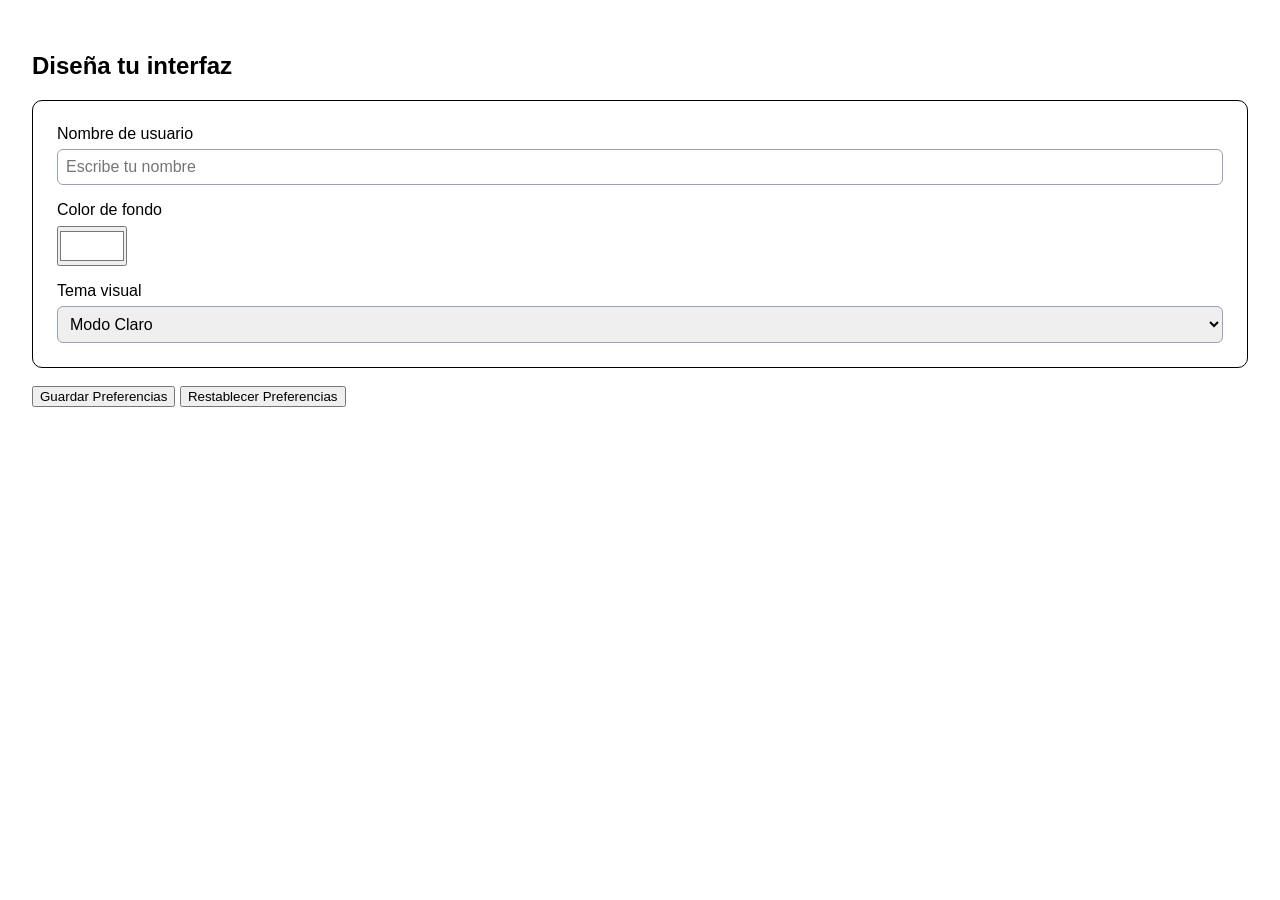
<file: index.html>
<!doctype html>
<html lang="es">
  <head>
    <meta charset="UTF-8" />
    <meta name="viewport" content="width=device-width, initial-scale=1.0" />
    <title>El Guardián de la Interfaz</title>
    <link rel="stylesheet" href="style.css">
  </head>
  <body>
    <div id="container">
      <div id="contenedor-bienvenida">
        <h2 id="h2-bienvenida">Diseña tu interfaz</h2>
        <form id="formulario" class="formulario">
        <div class="campo">
          <label for="nombre-usuario">Nombre de usuario</label>
          <input type="text" id="nombre-usuario" placeholder="Escribe tu nombre">
        </div>
  
        <div class="campo">
          <label for="color-fondo">Color de fondo</label>
          <input type="color" id="color-fondo" value="#ffffff">
        </div>
  
        <div class="campo">
          <label for="tema">Tema visual</label>
          <select id="tema">
            <option value="claro">Modo Claro</option>
            <option value="oscuro">Modo Oscuro</option>
          </select>
        </div>
      </div>
        </form>
    </div>
      <br>
      <button id="btn-guardar-preferencias" type="button">Guardar Preferencias</button>
      <button id="btn-restablecer-preferencias" type="button">Restablecer Preferencias</button>
    </div>

    <script src="script.js"></script>

  </body>
</html>
</file>
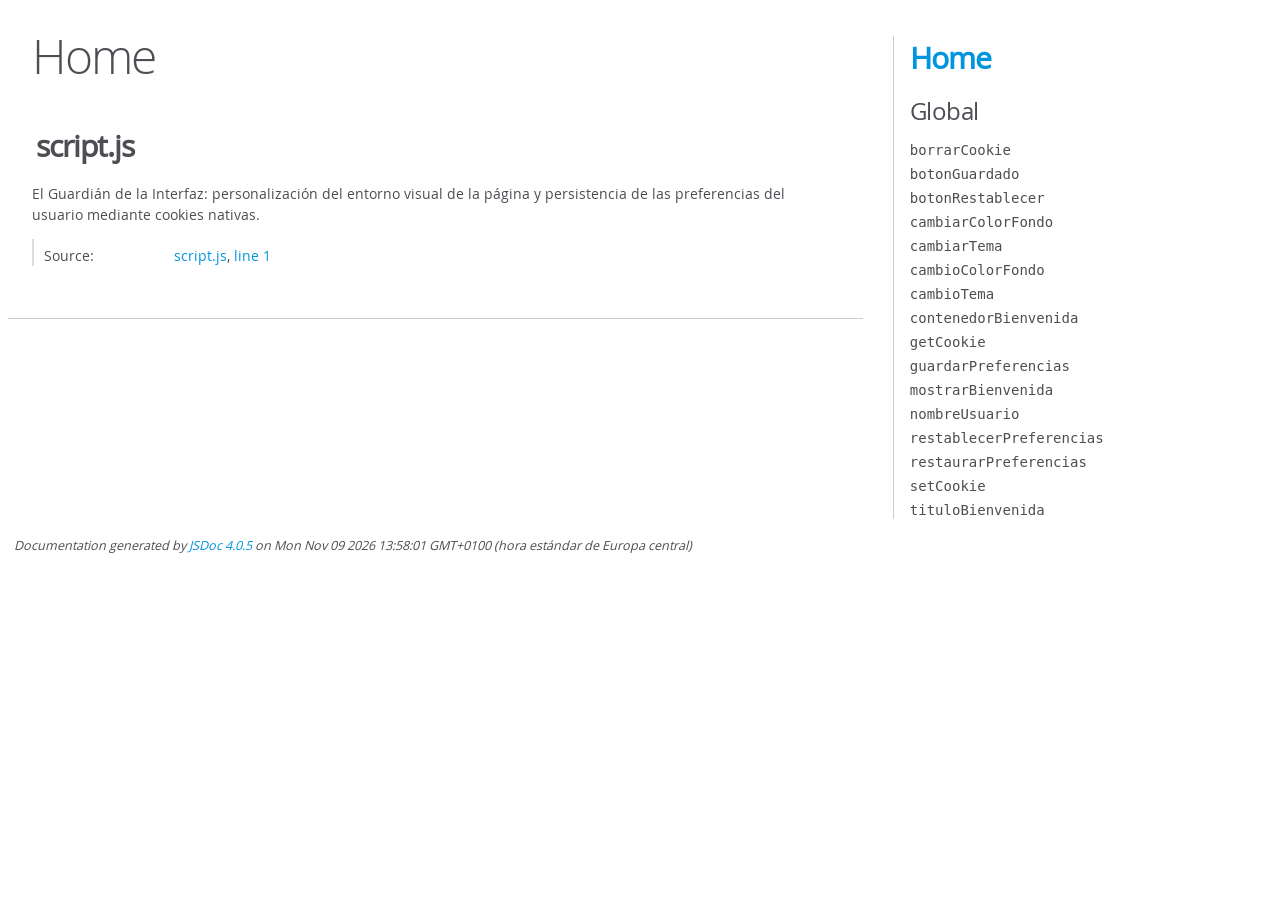
<file: docs/index.html>
<!DOCTYPE html>
<html lang="en">
<head>
    <meta charset="utf-8">
    <title>JSDoc: Home</title>

    <script src="scripts/prettify/prettify.js"> </script>
    <script src="scripts/prettify/lang-css.js"> </script>
    <!--[if lt IE 9]>
      <script src="//html5shiv.googlecode.com/svn/trunk/html5.js"></script>
    <![endif]-->
    <link type="text/css" rel="stylesheet" href="styles/prettify-tomorrow.css">
    <link type="text/css" rel="stylesheet" href="styles/jsdoc-default.css">
</head>

<body>

<div id="main">

    <h1 class="page-title">Home</h1>

    



    


    <h3> </h3>










    












<section>

<header>
    
        <h2>script.js</h2>
        
    
</header>

<article>
    <div class="container-overview">
    
        
            <div class="description">El Guardián de la Interfaz: personalización del entorno visual de la páginay persistencia de las preferencias del usuario mediante cookies nativas.</div>
        

        


<dl class="details">

    

    

    

    

    

    

    

    

    

    

    

    

    
    <dt class="tag-source">Source:</dt>
    <dd class="tag-source"><ul class="dummy"><li>
        <a href="script.js.html">script.js</a>, <a href="script.js.html#line1">line 1</a>
    </li></ul></dd>
    

    

    

    
</dl>


        
    
    </div>

    

    

    

    

    

    

    

    

    

    
</article>

</section>




</div>

<nav>
    <h2><a href="index.html">Home</a></h2><h3>Global</h3><ul><li><a href="global.html#borrarCookie">borrarCookie</a></li><li><a href="global.html#botonGuardado">botonGuardado</a></li><li><a href="global.html#botonRestablecer">botonRestablecer</a></li><li><a href="global.html#cambiarColorFondo">cambiarColorFondo</a></li><li><a href="global.html#cambiarTema">cambiarTema</a></li><li><a href="global.html#cambioColorFondo">cambioColorFondo</a></li><li><a href="global.html#cambioTema">cambioTema</a></li><li><a href="global.html#contenedorBienvenida">contenedorBienvenida</a></li><li><a href="global.html#getCookie">getCookie</a></li><li><a href="global.html#guardarPreferencias">guardarPreferencias</a></li><li><a href="global.html#mostrarBienvenida">mostrarBienvenida</a></li><li><a href="global.html#nombreUsuario">nombreUsuario</a></li><li><a href="global.html#restablecerPreferencias">restablecerPreferencias</a></li><li><a href="global.html#restaurarPreferencias">restaurarPreferencias</a></li><li><a href="global.html#setCookie">setCookie</a></li><li><a href="global.html#tituloBienvenida">tituloBienvenida</a></li></ul>
</nav>

<br class="clear">

<footer>
    Documentation generated by <a href="https://github.com/jsdoc/jsdoc">JSDoc 4.0.5</a> on Mon Nov 09 2026 13:58:01 GMT+0100 (hora estándar de Europa central)
</footer>

<script> prettyPrint(); </script>
<script src="scripts/linenumber.js"> </script>
</body>
</html>
</file>
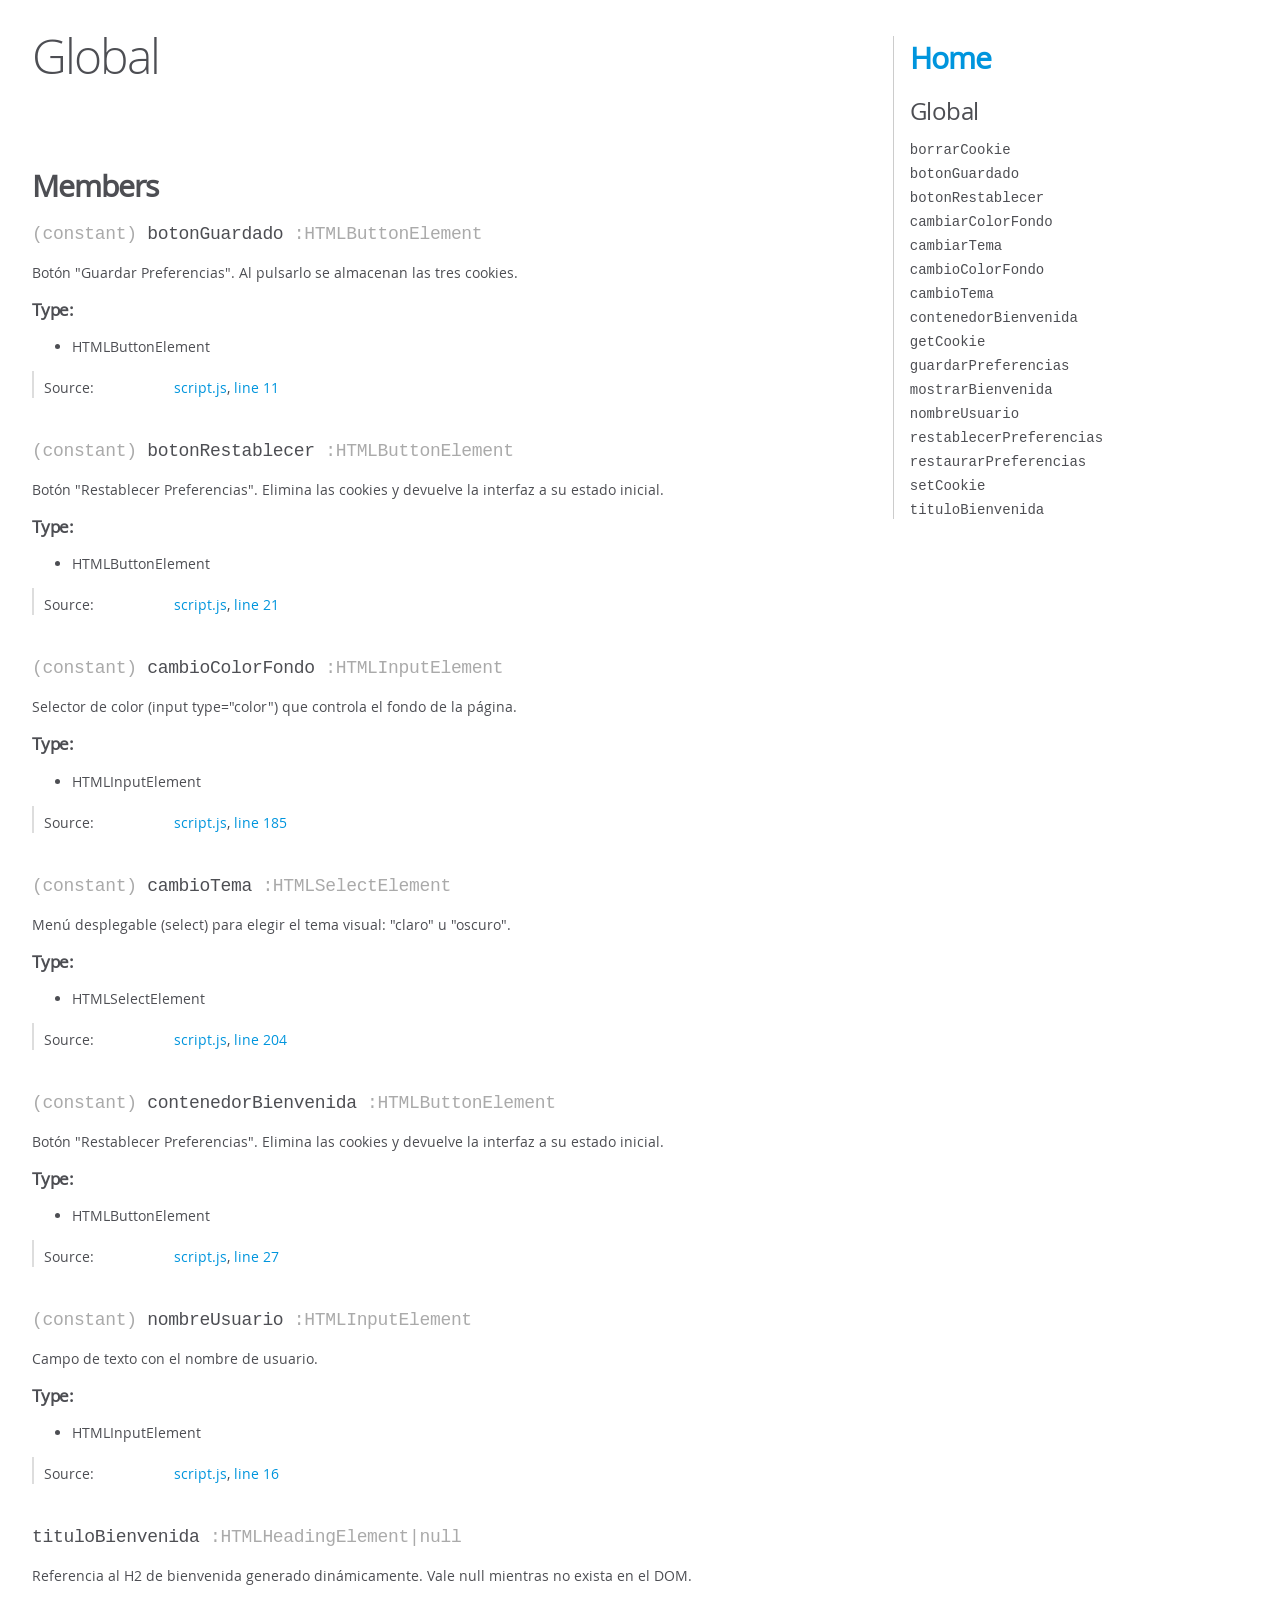
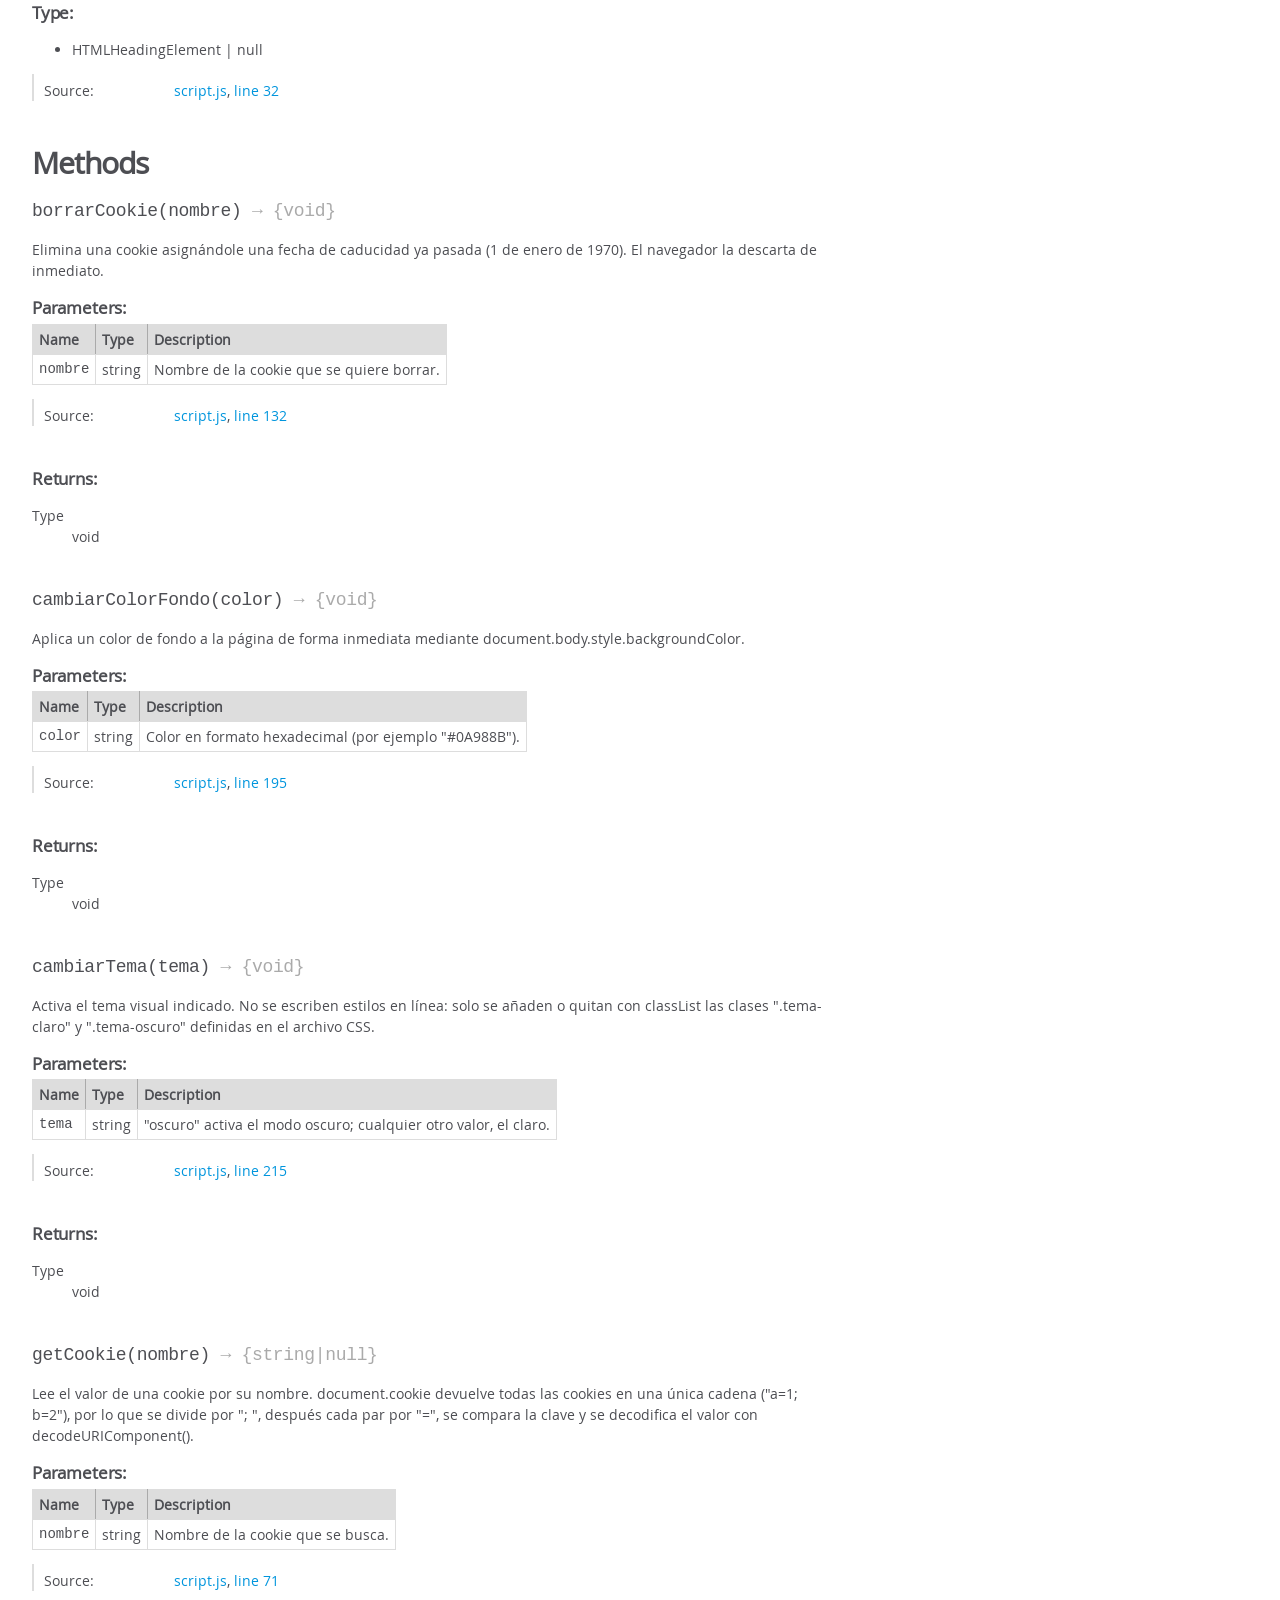
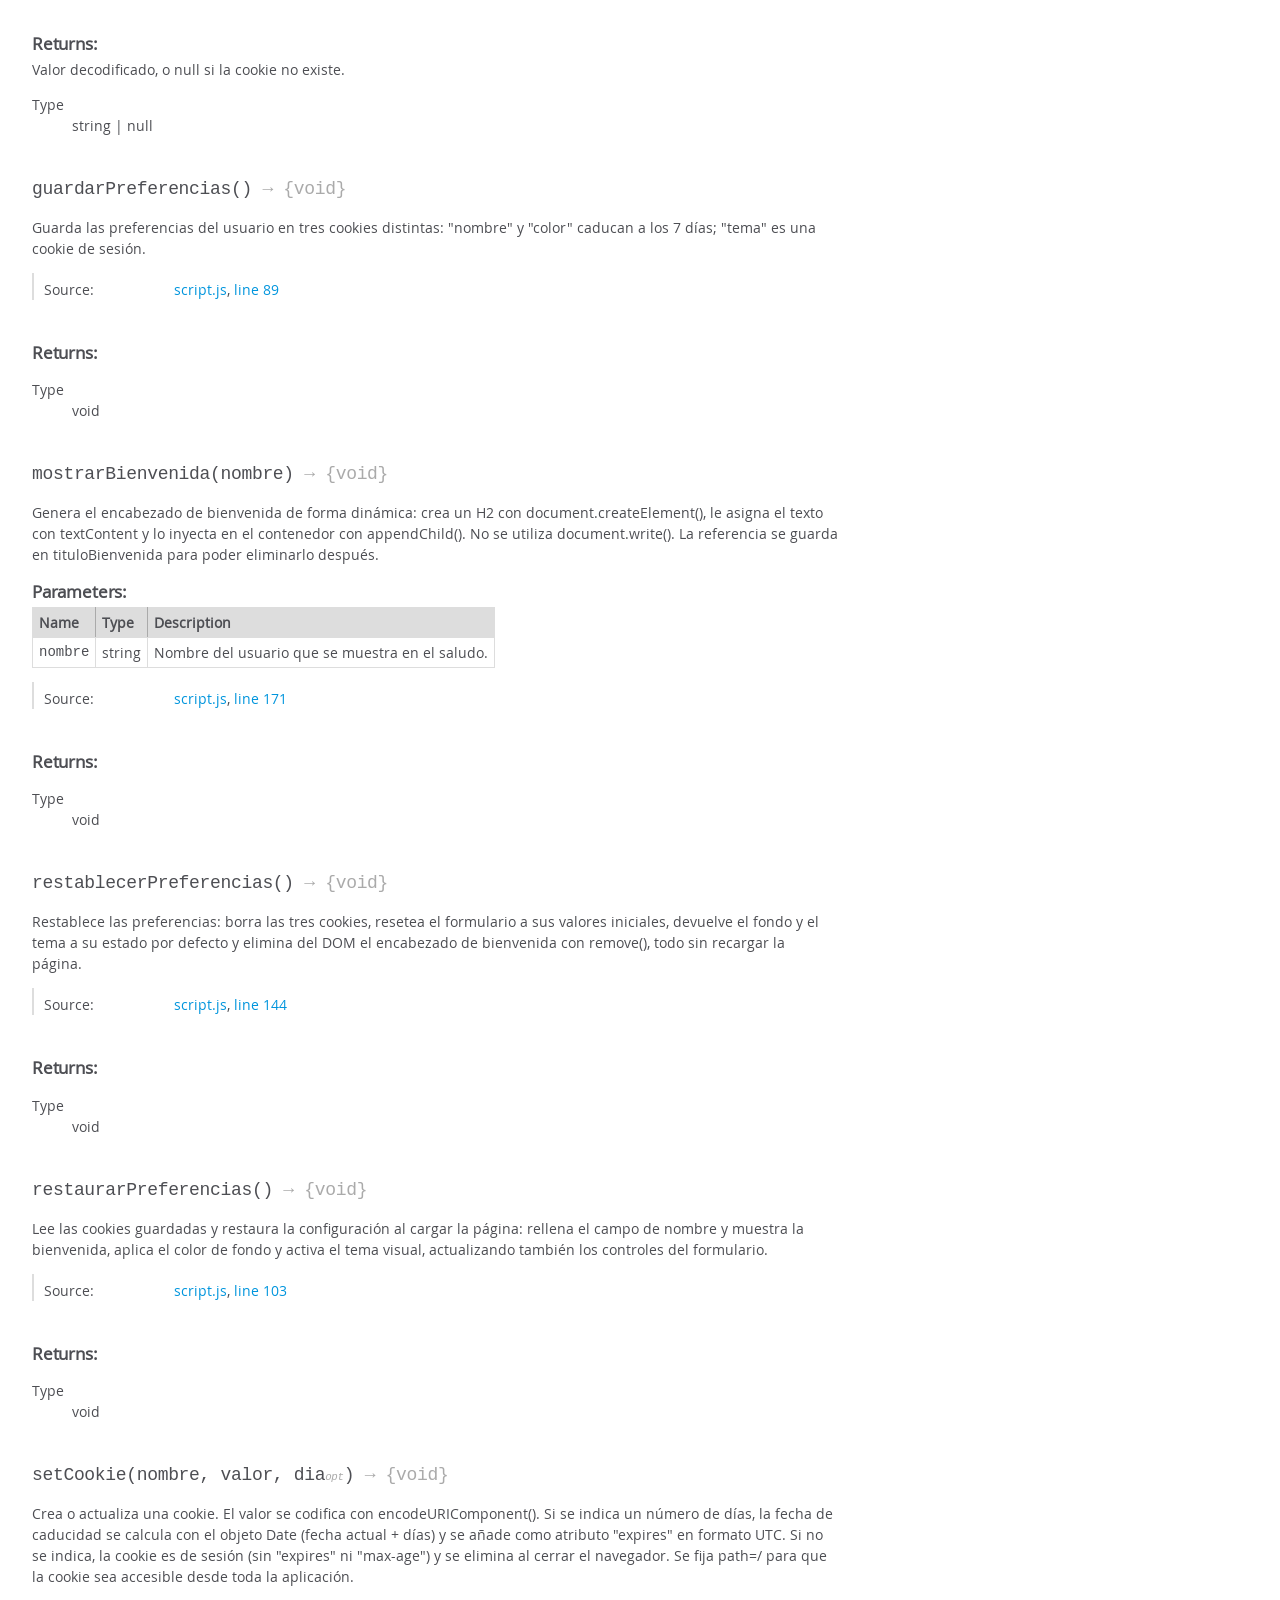
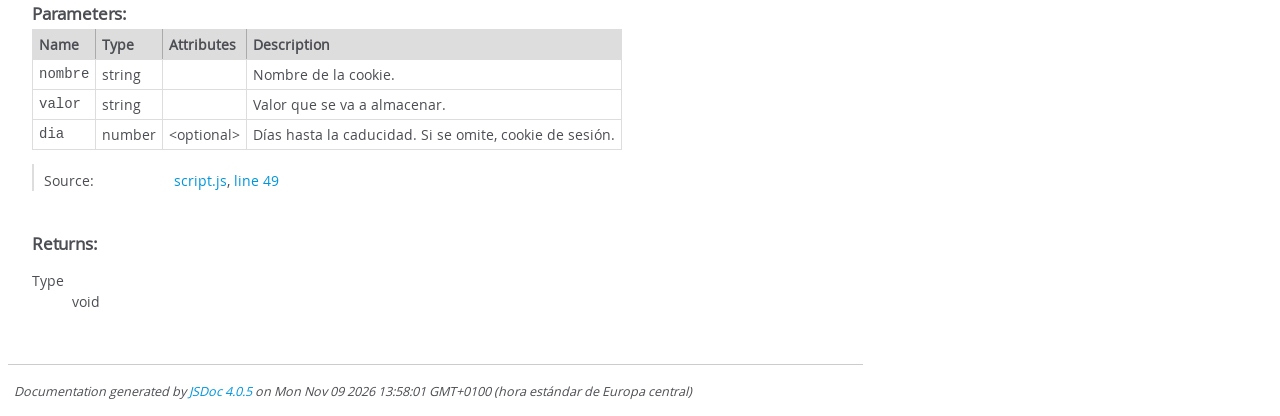
<file: docs/global.html>
<!DOCTYPE html>
<html lang="en">
<head>
    <meta charset="utf-8">
    <title>JSDoc: Global</title>

    <script src="scripts/prettify/prettify.js"> </script>
    <script src="scripts/prettify/lang-css.js"> </script>
    <!--[if lt IE 9]>
      <script src="//html5shiv.googlecode.com/svn/trunk/html5.js"></script>
    <![endif]-->
    <link type="text/css" rel="stylesheet" href="styles/prettify-tomorrow.css">
    <link type="text/css" rel="stylesheet" href="styles/jsdoc-default.css">
</head>

<body>

<div id="main">

    <h1 class="page-title">Global</h1>

    




<section>

<header>
    
        <h2></h2>
        
    
</header>

<article>
    <div class="container-overview">
    
        

        


<dl class="details">

    

    

    

    

    

    

    

    

    

    

    

    

    

    

    

    
</dl>


        
    
    </div>

    

    

    

    

    

    

    
        <h3 class="subsection-title">Members</h3>

        
            
<h4 class="name" id="botonGuardado"><span class="type-signature">(constant) </span>botonGuardado<span class="type-signature"> :HTMLButtonElement</span></h4>




<div class="description">
    Botón "Guardar Preferencias". Al pulsarlo se almacenan las tres cookies.
</div>



    <h5>Type:</h5>
    <ul>
        <li>
            
<span class="param-type">HTMLButtonElement</span>


        </li>
    </ul>





<dl class="details">

    

    

    

    

    

    

    

    

    

    

    

    

    
    <dt class="tag-source">Source:</dt>
    <dd class="tag-source"><ul class="dummy"><li>
        <a href="script.js.html">script.js</a>, <a href="script.js.html#line11">line 11</a>
    </li></ul></dd>
    

    

    

    
</dl>






        
            
<h4 class="name" id="botonRestablecer"><span class="type-signature">(constant) </span>botonRestablecer<span class="type-signature"> :HTMLButtonElement</span></h4>




<div class="description">
    Botón "Restablecer Preferencias". Elimina las cookies y devuelve la interfaz a su estado inicial.
</div>



    <h5>Type:</h5>
    <ul>
        <li>
            
<span class="param-type">HTMLButtonElement</span>


        </li>
    </ul>





<dl class="details">

    

    

    

    

    

    

    

    

    

    

    

    

    
    <dt class="tag-source">Source:</dt>
    <dd class="tag-source"><ul class="dummy"><li>
        <a href="script.js.html">script.js</a>, <a href="script.js.html#line21">line 21</a>
    </li></ul></dd>
    

    

    

    
</dl>






        
            
<h4 class="name" id="cambioColorFondo"><span class="type-signature">(constant) </span>cambioColorFondo<span class="type-signature"> :HTMLInputElement</span></h4>




<div class="description">
    Selector de color (input type="color") que controla el fondo de la página.
</div>



    <h5>Type:</h5>
    <ul>
        <li>
            
<span class="param-type">HTMLInputElement</span>


        </li>
    </ul>





<dl class="details">

    

    

    

    

    

    

    

    

    

    

    

    

    
    <dt class="tag-source">Source:</dt>
    <dd class="tag-source"><ul class="dummy"><li>
        <a href="script.js.html">script.js</a>, <a href="script.js.html#line185">line 185</a>
    </li></ul></dd>
    

    

    

    
</dl>






        
            
<h4 class="name" id="cambioTema"><span class="type-signature">(constant) </span>cambioTema<span class="type-signature"> :HTMLSelectElement</span></h4>




<div class="description">
    Menú desplegable (select) para elegir el tema visual: "claro" u "oscuro".
</div>



    <h5>Type:</h5>
    <ul>
        <li>
            
<span class="param-type">HTMLSelectElement</span>


        </li>
    </ul>





<dl class="details">

    

    

    

    

    

    

    

    

    

    

    

    

    
    <dt class="tag-source">Source:</dt>
    <dd class="tag-source"><ul class="dummy"><li>
        <a href="script.js.html">script.js</a>, <a href="script.js.html#line204">line 204</a>
    </li></ul></dd>
    

    

    

    
</dl>






        
            
<h4 class="name" id="contenedorBienvenida"><span class="type-signature">(constant) </span>contenedorBienvenida<span class="type-signature"> :HTMLButtonElement</span></h4>




<div class="description">
    Botón "Restablecer Preferencias". Elimina las cookies y devuelve la interfaz a su estado inicial.
</div>



    <h5>Type:</h5>
    <ul>
        <li>
            
<span class="param-type">HTMLButtonElement</span>


        </li>
    </ul>





<dl class="details">

    

    

    

    

    

    

    

    

    

    

    

    

    
    <dt class="tag-source">Source:</dt>
    <dd class="tag-source"><ul class="dummy"><li>
        <a href="script.js.html">script.js</a>, <a href="script.js.html#line27">line 27</a>
    </li></ul></dd>
    

    

    

    
</dl>






        
            
<h4 class="name" id="nombreUsuario"><span class="type-signature">(constant) </span>nombreUsuario<span class="type-signature"> :HTMLInputElement</span></h4>




<div class="description">
    Campo de texto con el nombre de usuario.
</div>



    <h5>Type:</h5>
    <ul>
        <li>
            
<span class="param-type">HTMLInputElement</span>


        </li>
    </ul>





<dl class="details">

    

    

    

    

    

    

    

    

    

    

    

    

    
    <dt class="tag-source">Source:</dt>
    <dd class="tag-source"><ul class="dummy"><li>
        <a href="script.js.html">script.js</a>, <a href="script.js.html#line16">line 16</a>
    </li></ul></dd>
    

    

    

    
</dl>






        
            
<h4 class="name" id="tituloBienvenida"><span class="type-signature"></span>tituloBienvenida<span class="type-signature"> :HTMLHeadingElement|null</span></h4>




<div class="description">
    Referencia al H2 de bienvenida generado dinámicamente. Vale null mientras no exista en el DOM.
</div>



    <h5>Type:</h5>
    <ul>
        <li>
            
<span class="param-type">HTMLHeadingElement</span>
|

<span class="param-type">null</span>


        </li>
    </ul>





<dl class="details">

    

    

    

    

    

    

    

    

    

    

    

    

    
    <dt class="tag-source">Source:</dt>
    <dd class="tag-source"><ul class="dummy"><li>
        <a href="script.js.html">script.js</a>, <a href="script.js.html#line32">line 32</a>
    </li></ul></dd>
    

    

    

    
</dl>






        
    

    
        <h3 class="subsection-title">Methods</h3>

        
            

    

    
    <h4 class="name" id="borrarCookie"><span class="type-signature"></span>borrarCookie<span class="signature">(nombre)</span><span class="type-signature"> &rarr; {void}</span></h4>
    

    



<div class="description">
    Elimina una cookie asignándole una fecha de caducidad ya pasada (1 de enero de 1970).El navegador la descarta de inmediato.
</div>









    <h5>Parameters:</h5>
    

<table class="params">
    <thead>
    <tr>
        
        <th>Name</th>
        

        <th>Type</th>

        

        

        <th class="last">Description</th>
    </tr>
    </thead>

    <tbody>
    

        <tr>
            
                <td class="name"><code>nombre</code></td>
            

            <td class="type">
            
                
<span class="param-type">string</span>


            
            </td>

            

            

            <td class="description last">Nombre de la cookie que se quiere borrar.</td>
        </tr>

    
    </tbody>
</table>






<dl class="details">

    

    

    

    

    

    

    

    

    

    

    

    

    
    <dt class="tag-source">Source:</dt>
    <dd class="tag-source"><ul class="dummy"><li>
        <a href="script.js.html">script.js</a>, <a href="script.js.html#line132">line 132</a>
    </li></ul></dd>
    

    

    

    
</dl>















<h5>Returns:</h5>

        


<dl>
    <dt>
        Type
    </dt>
    <dd>
        
<span class="param-type">void</span>


    </dd>
</dl>

    





        
            

    

    
    <h4 class="name" id="cambiarColorFondo"><span class="type-signature"></span>cambiarColorFondo<span class="signature">(color)</span><span class="type-signature"> &rarr; {void}</span></h4>
    

    



<div class="description">
    Aplica un color de fondo a la página de forma inmediatamediante document.body.style.backgroundColor.
</div>









    <h5>Parameters:</h5>
    

<table class="params">
    <thead>
    <tr>
        
        <th>Name</th>
        

        <th>Type</th>

        

        

        <th class="last">Description</th>
    </tr>
    </thead>

    <tbody>
    

        <tr>
            
                <td class="name"><code>color</code></td>
            

            <td class="type">
            
                
<span class="param-type">string</span>


            
            </td>

            

            

            <td class="description last">Color en formato hexadecimal (por ejemplo "#0A988B").</td>
        </tr>

    
    </tbody>
</table>






<dl class="details">

    

    

    

    

    

    

    

    

    

    

    

    

    
    <dt class="tag-source">Source:</dt>
    <dd class="tag-source"><ul class="dummy"><li>
        <a href="script.js.html">script.js</a>, <a href="script.js.html#line195">line 195</a>
    </li></ul></dd>
    

    

    

    
</dl>















<h5>Returns:</h5>

        


<dl>
    <dt>
        Type
    </dt>
    <dd>
        
<span class="param-type">void</span>


    </dd>
</dl>

    





        
            

    

    
    <h4 class="name" id="cambiarTema"><span class="type-signature"></span>cambiarTema<span class="signature">(tema)</span><span class="type-signature"> &rarr; {void}</span></h4>
    

    



<div class="description">
    Activa el tema visual indicado. No se escriben estilos en línea: solo seañaden o quitan con classList las clases ".tema-claro" y ".tema-oscuro"definidas en el archivo CSS.
</div>









    <h5>Parameters:</h5>
    

<table class="params">
    <thead>
    <tr>
        
        <th>Name</th>
        

        <th>Type</th>

        

        

        <th class="last">Description</th>
    </tr>
    </thead>

    <tbody>
    

        <tr>
            
                <td class="name"><code>tema</code></td>
            

            <td class="type">
            
                
<span class="param-type">string</span>


            
            </td>

            

            

            <td class="description last">"oscuro" activa el modo oscuro; cualquier otro valor, el claro.</td>
        </tr>

    
    </tbody>
</table>






<dl class="details">

    

    

    

    

    

    

    

    

    

    

    

    

    
    <dt class="tag-source">Source:</dt>
    <dd class="tag-source"><ul class="dummy"><li>
        <a href="script.js.html">script.js</a>, <a href="script.js.html#line215">line 215</a>
    </li></ul></dd>
    

    

    

    
</dl>















<h5>Returns:</h5>

        


<dl>
    <dt>
        Type
    </dt>
    <dd>
        
<span class="param-type">void</span>


    </dd>
</dl>

    





        
            

    

    
    <h4 class="name" id="getCookie"><span class="type-signature"></span>getCookie<span class="signature">(nombre)</span><span class="type-signature"> &rarr; {string|null}</span></h4>
    

    



<div class="description">
    Lee el valor de una cookie por su nombre.document.cookie devuelve todas las cookies en una única cadena ("a=1; b=2"),por lo que se divide por "; ", después cada par por "=", se compara la clavey se decodifica el valor con decodeURIComponent().
</div>









    <h5>Parameters:</h5>
    

<table class="params">
    <thead>
    <tr>
        
        <th>Name</th>
        

        <th>Type</th>

        

        

        <th class="last">Description</th>
    </tr>
    </thead>

    <tbody>
    

        <tr>
            
                <td class="name"><code>nombre</code></td>
            

            <td class="type">
            
                
<span class="param-type">string</span>


            
            </td>

            

            

            <td class="description last">Nombre de la cookie que se busca.</td>
        </tr>

    
    </tbody>
</table>






<dl class="details">

    

    

    

    

    

    

    

    

    

    

    

    

    
    <dt class="tag-source">Source:</dt>
    <dd class="tag-source"><ul class="dummy"><li>
        <a href="script.js.html">script.js</a>, <a href="script.js.html#line71">line 71</a>
    </li></ul></dd>
    

    

    

    
</dl>















<h5>Returns:</h5>

        
<div class="param-desc">
    Valor decodificado, o null si la cookie no existe.
</div>



<dl>
    <dt>
        Type
    </dt>
    <dd>
        
<span class="param-type">string</span>
|

<span class="param-type">null</span>


    </dd>
</dl>

    





        
            

    

    
    <h4 class="name" id="guardarPreferencias"><span class="type-signature"></span>guardarPreferencias<span class="signature">()</span><span class="type-signature"> &rarr; {void}</span></h4>
    

    



<div class="description">
    Guarda las preferencias del usuario en tres cookies distintas:"nombre" y "color" caducan a los 7 días; "tema" es una cookie de sesión.
</div>













<dl class="details">

    

    

    

    

    

    

    

    

    

    

    

    

    
    <dt class="tag-source">Source:</dt>
    <dd class="tag-source"><ul class="dummy"><li>
        <a href="script.js.html">script.js</a>, <a href="script.js.html#line89">line 89</a>
    </li></ul></dd>
    

    

    

    
</dl>















<h5>Returns:</h5>

        


<dl>
    <dt>
        Type
    </dt>
    <dd>
        
<span class="param-type">void</span>


    </dd>
</dl>

    





        
            

    

    
    <h4 class="name" id="mostrarBienvenida"><span class="type-signature"></span>mostrarBienvenida<span class="signature">(nombre)</span><span class="type-signature"> &rarr; {void}</span></h4>
    

    



<div class="description">
    Genera el encabezado de bienvenida de forma dinámica: crea un H2 condocument.createElement(), le asigna el texto con textContent y lo inyectaen el contenedor con appendChild(). No se utiliza document.write().La referencia se guarda en tituloBienvenida para poder eliminarlo después.
</div>









    <h5>Parameters:</h5>
    

<table class="params">
    <thead>
    <tr>
        
        <th>Name</th>
        

        <th>Type</th>

        

        

        <th class="last">Description</th>
    </tr>
    </thead>

    <tbody>
    

        <tr>
            
                <td class="name"><code>nombre</code></td>
            

            <td class="type">
            
                
<span class="param-type">string</span>


            
            </td>

            

            

            <td class="description last">Nombre del usuario que se muestra en el saludo.</td>
        </tr>

    
    </tbody>
</table>






<dl class="details">

    

    

    

    

    

    

    

    

    

    

    

    

    
    <dt class="tag-source">Source:</dt>
    <dd class="tag-source"><ul class="dummy"><li>
        <a href="script.js.html">script.js</a>, <a href="script.js.html#line171">line 171</a>
    </li></ul></dd>
    

    

    

    
</dl>















<h5>Returns:</h5>

        


<dl>
    <dt>
        Type
    </dt>
    <dd>
        
<span class="param-type">void</span>


    </dd>
</dl>

    





        
            

    

    
    <h4 class="name" id="restablecerPreferencias"><span class="type-signature"></span>restablecerPreferencias<span class="signature">()</span><span class="type-signature"> &rarr; {void}</span></h4>
    

    



<div class="description">
    Restablece las preferencias: borra las tres cookies, resetea el formulario a susvalores iniciales, devuelve el fondo y el tema a su estado por defecto y eliminadel DOM el encabezado de bienvenida con remove(), todo sin recargar la página.
</div>













<dl class="details">

    

    

    

    

    

    

    

    

    

    

    

    

    
    <dt class="tag-source">Source:</dt>
    <dd class="tag-source"><ul class="dummy"><li>
        <a href="script.js.html">script.js</a>, <a href="script.js.html#line144">line 144</a>
    </li></ul></dd>
    

    

    

    
</dl>















<h5>Returns:</h5>

        


<dl>
    <dt>
        Type
    </dt>
    <dd>
        
<span class="param-type">void</span>


    </dd>
</dl>

    





        
            

    

    
    <h4 class="name" id="restaurarPreferencias"><span class="type-signature"></span>restaurarPreferencias<span class="signature">()</span><span class="type-signature"> &rarr; {void}</span></h4>
    

    



<div class="description">
    Lee las cookies guardadas y restaura la configuración al cargar la página:rellena el campo de nombre y muestra la bienvenida, aplica el color de fondoy activa el tema visual, actualizando también los controles del formulario.
</div>













<dl class="details">

    

    

    

    

    

    

    

    

    

    

    

    

    
    <dt class="tag-source">Source:</dt>
    <dd class="tag-source"><ul class="dummy"><li>
        <a href="script.js.html">script.js</a>, <a href="script.js.html#line103">line 103</a>
    </li></ul></dd>
    

    

    

    
</dl>















<h5>Returns:</h5>

        


<dl>
    <dt>
        Type
    </dt>
    <dd>
        
<span class="param-type">void</span>


    </dd>
</dl>

    





        
            

    

    
    <h4 class="name" id="setCookie"><span class="type-signature"></span>setCookie<span class="signature">(nombre, valor, dia<span class="signature-attributes">opt</span>)</span><span class="type-signature"> &rarr; {void}</span></h4>
    

    



<div class="description">
    Crea o actualiza una cookie.El valor se codifica con encodeURIComponent(). Si se indica un número de días,la fecha de caducidad se calcula con el objeto Date (fecha actual + días) y seañade como atributo "expires" en formato UTC. Si no se indica, la cookie es desesión (sin "expires" ni "max-age") y se elimina al cerrar el navegador.Se fija path=/ para que la cookie sea accesible desde toda la aplicación.
</div>









    <h5>Parameters:</h5>
    

<table class="params">
    <thead>
    <tr>
        
        <th>Name</th>
        

        <th>Type</th>

        
        <th>Attributes</th>
        

        

        <th class="last">Description</th>
    </tr>
    </thead>

    <tbody>
    

        <tr>
            
                <td class="name"><code>nombre</code></td>
            

            <td class="type">
            
                
<span class="param-type">string</span>


            
            </td>

            
                <td class="attributes">
                

                

                
                </td>
            

            

            <td class="description last">Nombre de la cookie.</td>
        </tr>

    

        <tr>
            
                <td class="name"><code>valor</code></td>
            

            <td class="type">
            
                
<span class="param-type">string</span>


            
            </td>

            
                <td class="attributes">
                

                

                
                </td>
            

            

            <td class="description last">Valor que se va a almacenar.</td>
        </tr>

    

        <tr>
            
                <td class="name"><code>dia</code></td>
            

            <td class="type">
            
                
<span class="param-type">number</span>


            
            </td>

            
                <td class="attributes">
                
                    &lt;optional><br>
                

                

                
                </td>
            

            

            <td class="description last">Días hasta la caducidad. Si se omite, cookie de sesión.</td>
        </tr>

    
    </tbody>
</table>






<dl class="details">

    

    

    

    

    

    

    

    

    

    

    

    

    
    <dt class="tag-source">Source:</dt>
    <dd class="tag-source"><ul class="dummy"><li>
        <a href="script.js.html">script.js</a>, <a href="script.js.html#line49">line 49</a>
    </li></ul></dd>
    

    

    

    
</dl>















<h5>Returns:</h5>

        


<dl>
    <dt>
        Type
    </dt>
    <dd>
        
<span class="param-type">void</span>


    </dd>
</dl>

    





        
    

    

    
</article>

</section>




</div>

<nav>
    <h2><a href="index.html">Home</a></h2><h3>Global</h3><ul><li><a href="global.html#borrarCookie">borrarCookie</a></li><li><a href="global.html#botonGuardado">botonGuardado</a></li><li><a href="global.html#botonRestablecer">botonRestablecer</a></li><li><a href="global.html#cambiarColorFondo">cambiarColorFondo</a></li><li><a href="global.html#cambiarTema">cambiarTema</a></li><li><a href="global.html#cambioColorFondo">cambioColorFondo</a></li><li><a href="global.html#cambioTema">cambioTema</a></li><li><a href="global.html#contenedorBienvenida">contenedorBienvenida</a></li><li><a href="global.html#getCookie">getCookie</a></li><li><a href="global.html#guardarPreferencias">guardarPreferencias</a></li><li><a href="global.html#mostrarBienvenida">mostrarBienvenida</a></li><li><a href="global.html#nombreUsuario">nombreUsuario</a></li><li><a href="global.html#restablecerPreferencias">restablecerPreferencias</a></li><li><a href="global.html#restaurarPreferencias">restaurarPreferencias</a></li><li><a href="global.html#setCookie">setCookie</a></li><li><a href="global.html#tituloBienvenida">tituloBienvenida</a></li></ul>
</nav>

<br class="clear">

<footer>
    Documentation generated by <a href="https://github.com/jsdoc/jsdoc">JSDoc 4.0.5</a> on Mon Nov 09 2026 13:58:01 GMT+0100 (hora estándar de Europa central)
</footer>

<script> prettyPrint(); </script>
<script src="scripts/linenumber.js"> </script>
</body>
</html>
</file>
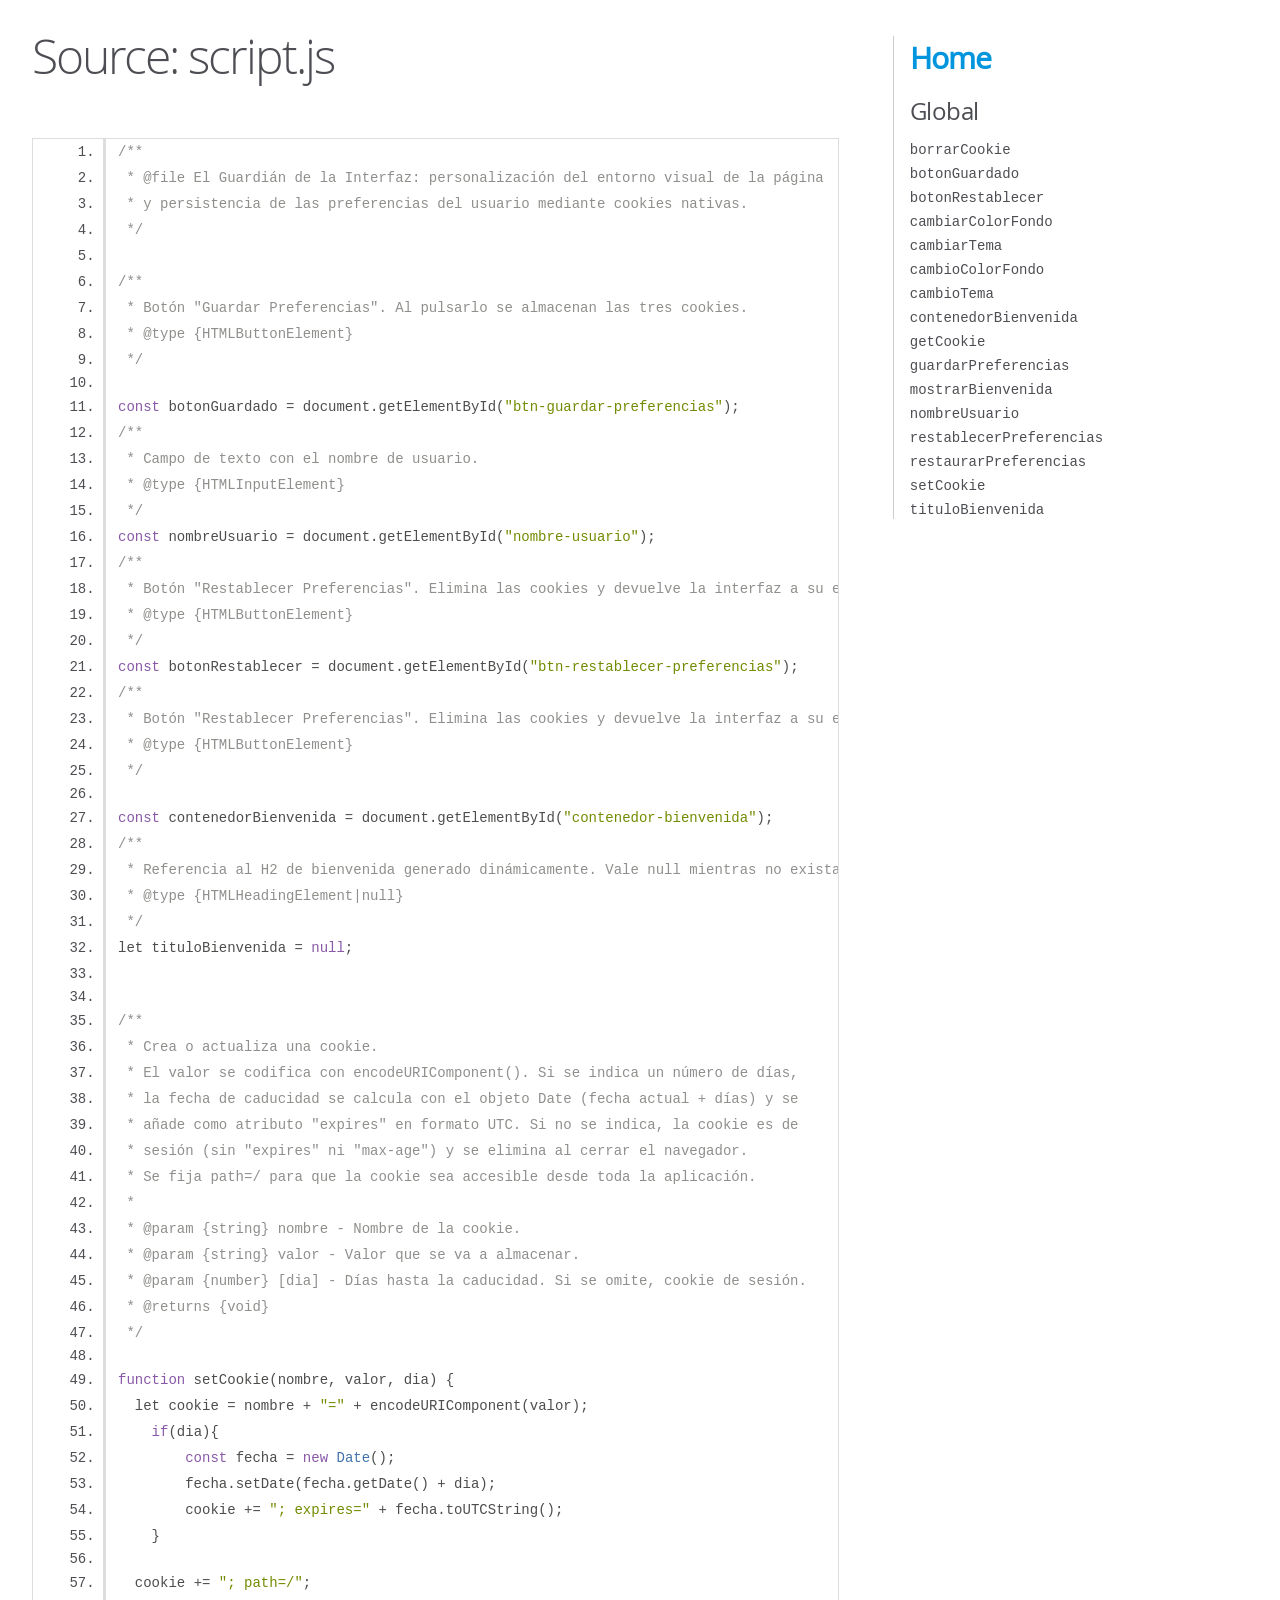
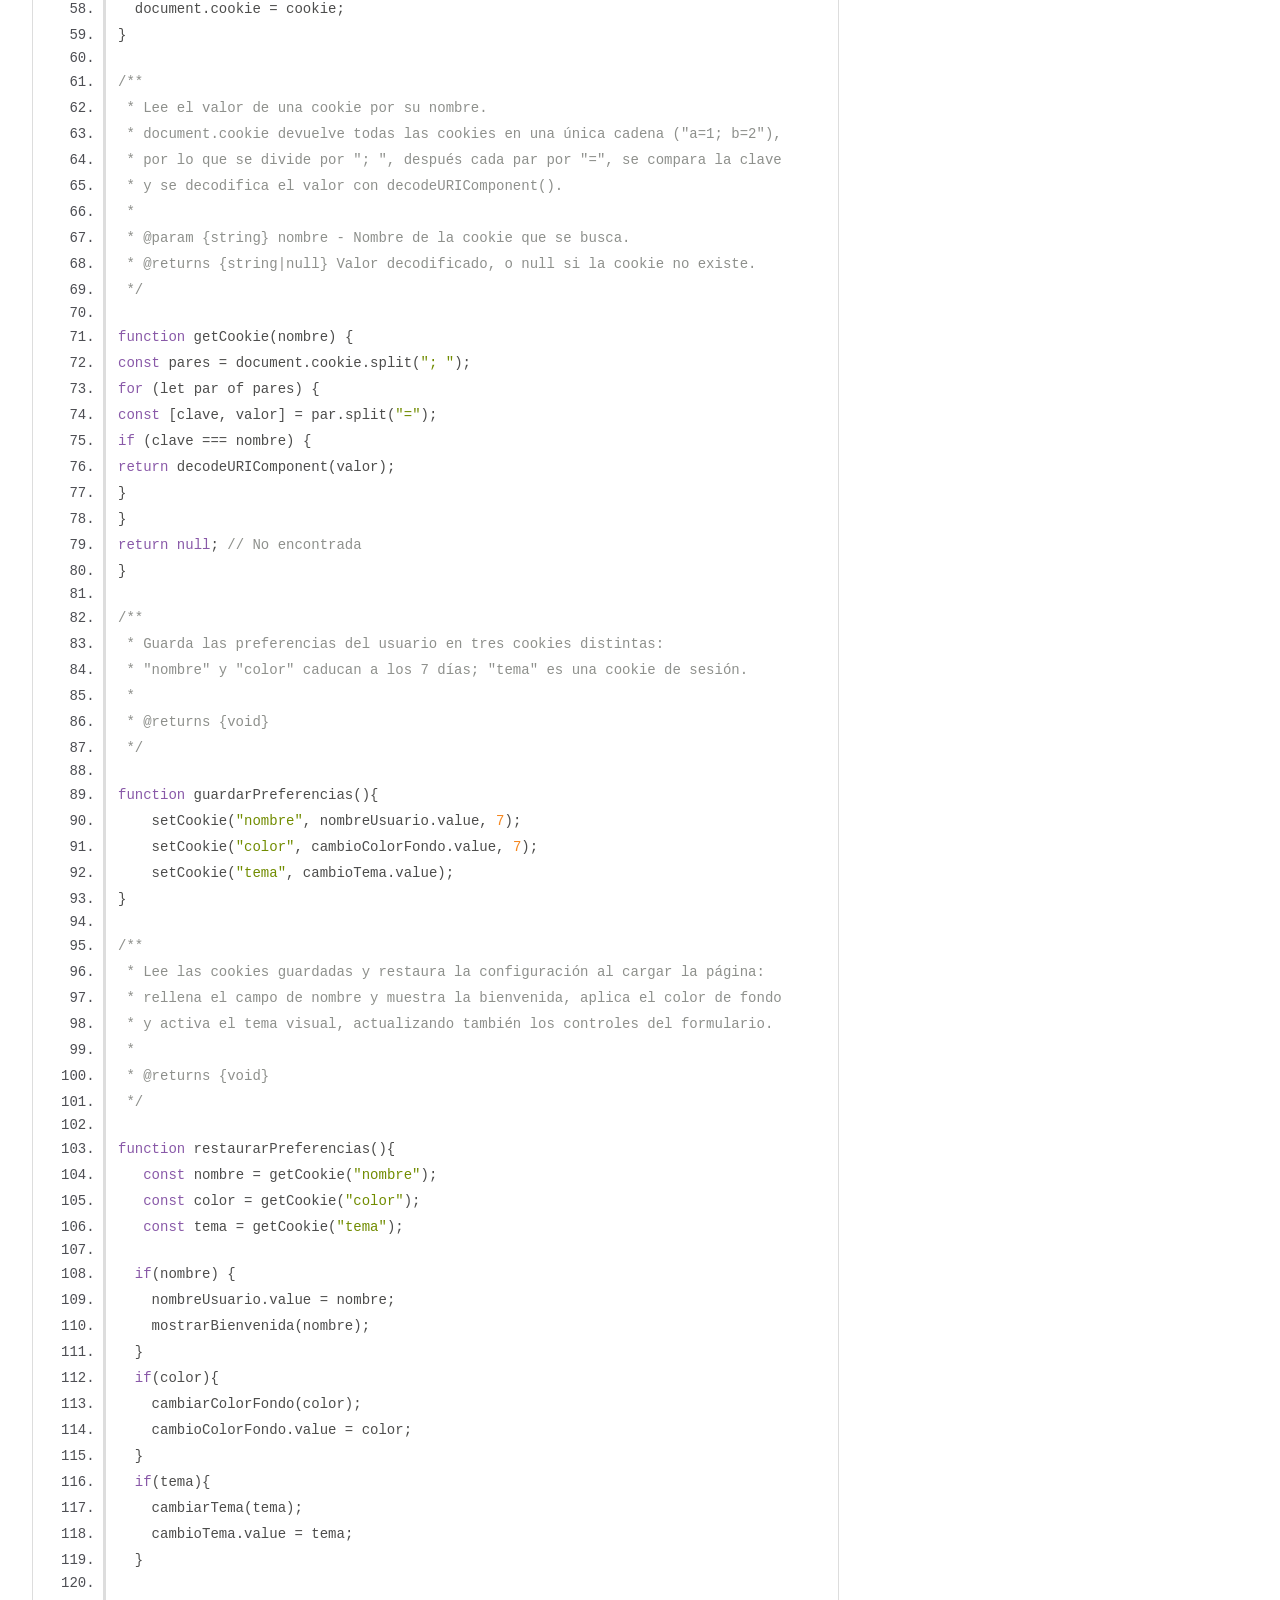
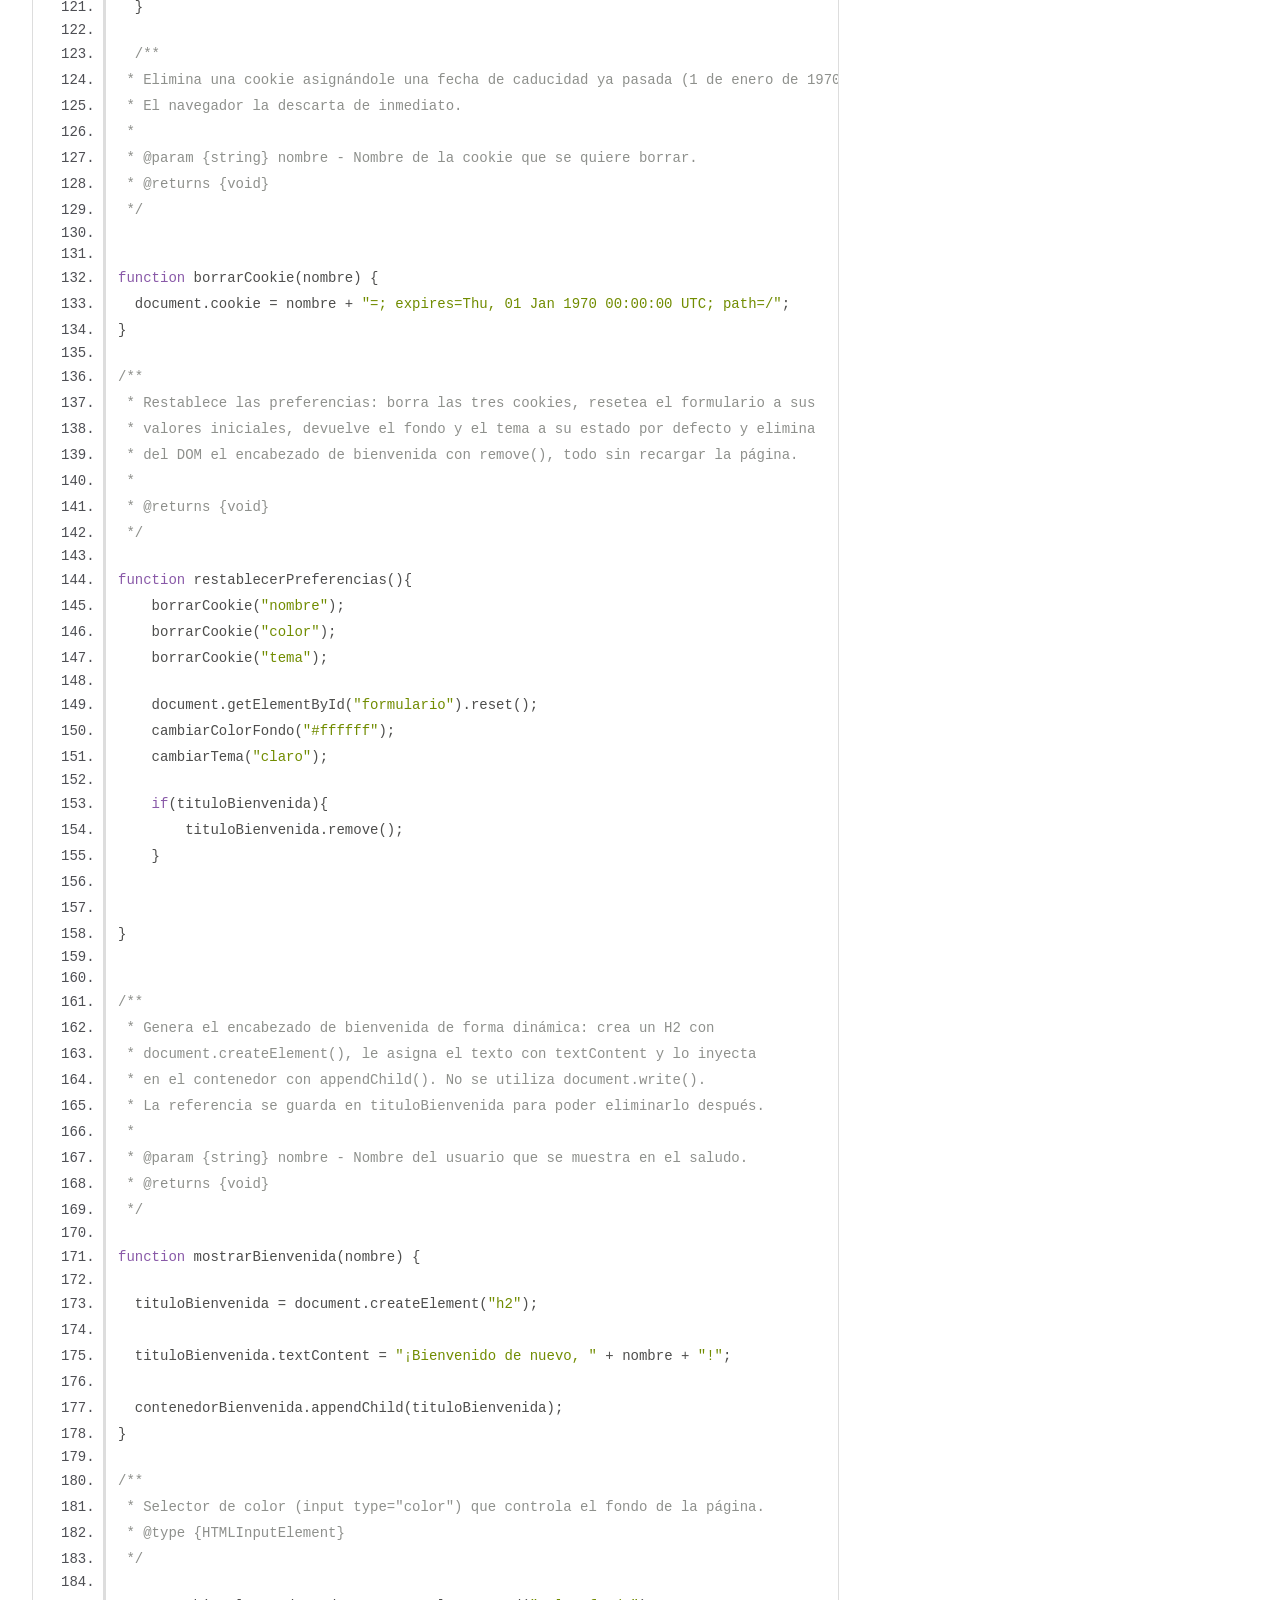
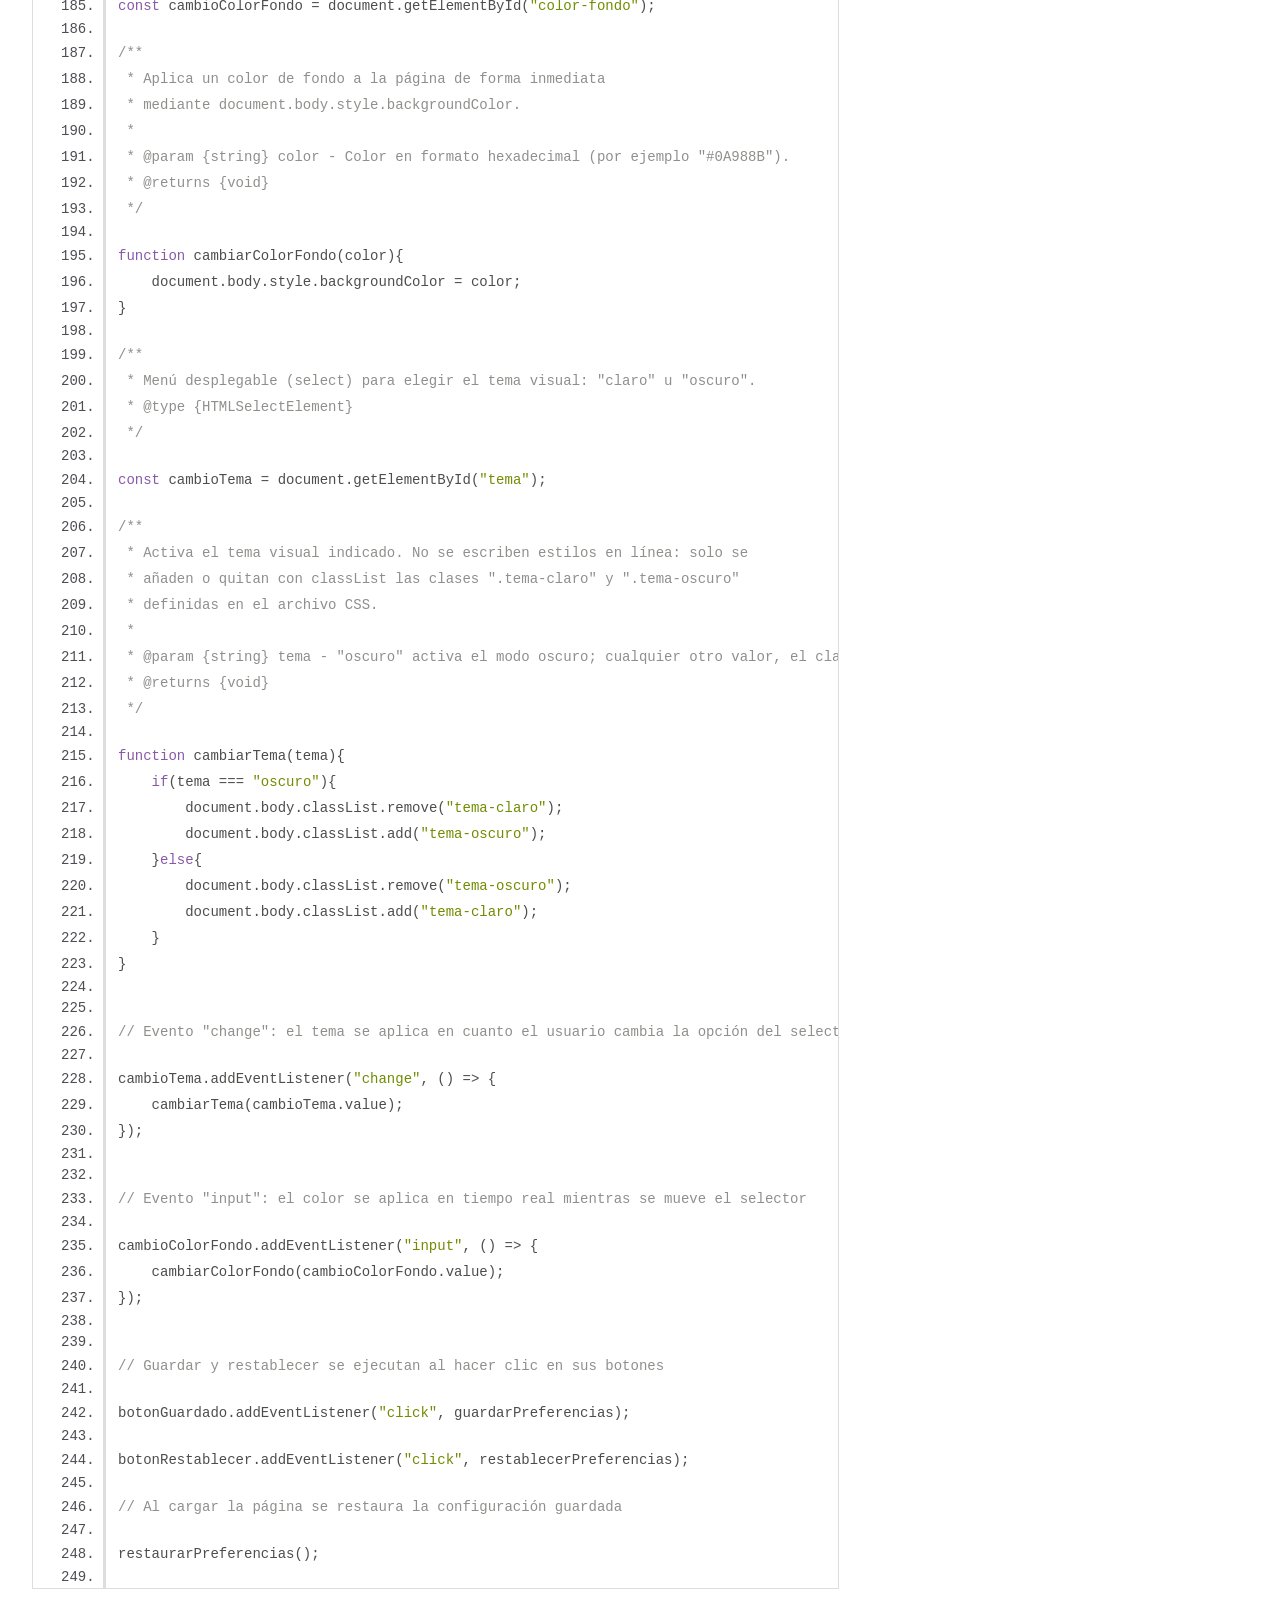
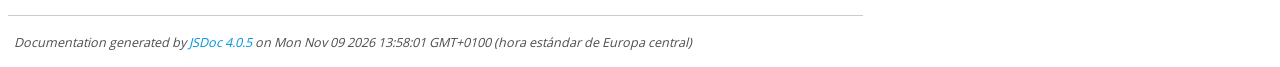
<file: docs/script.js.html>
<!DOCTYPE html>
<html lang="en">
<head>
    <meta charset="utf-8">
    <title>JSDoc: Source: script.js</title>

    <script src="scripts/prettify/prettify.js"> </script>
    <script src="scripts/prettify/lang-css.js"> </script>
    <!--[if lt IE 9]>
      <script src="//html5shiv.googlecode.com/svn/trunk/html5.js"></script>
    <![endif]-->
    <link type="text/css" rel="stylesheet" href="styles/prettify-tomorrow.css">
    <link type="text/css" rel="stylesheet" href="styles/jsdoc-default.css">
</head>

<body>

<div id="main">

    <h1 class="page-title">Source: script.js</h1>

    



    
    <section>
        <article>
            <pre class="prettyprint source linenums"><code>/**
 * @file El Guardián de la Interfaz: personalización del entorno visual de la página
 * y persistencia de las preferencias del usuario mediante cookies nativas.
 */
 
/**
 * Botón "Guardar Preferencias". Al pulsarlo se almacenan las tres cookies.
 * @type {HTMLButtonElement}
 */

const botonGuardado = document.getElementById("btn-guardar-preferencias");
/**
 * Campo de texto con el nombre de usuario.
 * @type {HTMLInputElement}
 */
const nombreUsuario = document.getElementById("nombre-usuario");
/**
 * Botón "Restablecer Preferencias". Elimina las cookies y devuelve la interfaz a su estado inicial.
 * @type {HTMLButtonElement}
 */
const botonRestablecer = document.getElementById("btn-restablecer-preferencias");
/**
 * Botón "Restablecer Preferencias". Elimina las cookies y devuelve la interfaz a su estado inicial.
 * @type {HTMLButtonElement}
 */

const contenedorBienvenida = document.getElementById("contenedor-bienvenida");
/**
 * Referencia al H2 de bienvenida generado dinámicamente. Vale null mientras no exista en el DOM.
 * @type {HTMLHeadingElement|null}
 */
let tituloBienvenida = null;
 

/**
 * Crea o actualiza una cookie.
 * El valor se codifica con encodeURIComponent(). Si se indica un número de días,
 * la fecha de caducidad se calcula con el objeto Date (fecha actual + días) y se
 * añade como atributo "expires" en formato UTC. Si no se indica, la cookie es de
 * sesión (sin "expires" ni "max-age") y se elimina al cerrar el navegador.
 * Se fija path=/ para que la cookie sea accesible desde toda la aplicación.
 *
 * @param {string} nombre - Nombre de la cookie.
 * @param {string} valor - Valor que se va a almacenar.
 * @param {number} [dia] - Días hasta la caducidad. Si se omite, cookie de sesión.
 * @returns {void}
 */

function setCookie(nombre, valor, dia) {
  let cookie = nombre + "=" + encodeURIComponent(valor);
    if(dia){
        const fecha = new Date();
        fecha.setDate(fecha.getDate() + dia);
        cookie += "; expires=" + fecha.toUTCString();
    }

  cookie += "; path=/";
  document.cookie = cookie;
}

/**
 * Lee el valor de una cookie por su nombre.
 * document.cookie devuelve todas las cookies en una única cadena ("a=1; b=2"),
 * por lo que se divide por "; ", después cada par por "=", se compara la clave
 * y se decodifica el valor con decodeURIComponent().
 *
 * @param {string} nombre - Nombre de la cookie que se busca.
 * @returns {string|null} Valor decodificado, o null si la cookie no existe.
 */

function getCookie(nombre) {
const pares = document.cookie.split("; ");
for (let par of pares) {
const [clave, valor] = par.split("=");
if (clave === nombre) {
return decodeURIComponent(valor);
}
}
return null; // No encontrada
}

/**
 * Guarda las preferencias del usuario en tres cookies distintas:
 * "nombre" y "color" caducan a los 7 días; "tema" es una cookie de sesión.
 *
 * @returns {void}
 */

function guardarPreferencias(){
    setCookie("nombre", nombreUsuario.value, 7);
    setCookie("color", cambioColorFondo.value, 7);
    setCookie("tema", cambioTema.value);
}

/**
 * Lee las cookies guardadas y restaura la configuración al cargar la página:
 * rellena el campo de nombre y muestra la bienvenida, aplica el color de fondo
 * y activa el tema visual, actualizando también los controles del formulario.
 *
 * @returns {void}
 */

function restaurarPreferencias(){
   const nombre = getCookie("nombre");
   const color = getCookie("color");
   const tema = getCookie("tema");

  if(nombre) {
    nombreUsuario.value = nombre;
    mostrarBienvenida(nombre);
  }
  if(color){
    cambiarColorFondo(color);
    cambioColorFondo.value = color;
  }
  if(tema){
    cambiarTema(tema);
    cambioTema.value = tema;
  }

  }

  /**
 * Elimina una cookie asignándole una fecha de caducidad ya pasada (1 de enero de 1970).
 * El navegador la descarta de inmediato.
 *
 * @param {string} nombre - Nombre de la cookie que se quiere borrar.
 * @returns {void}
 */


function borrarCookie(nombre) {
  document.cookie = nombre + "=; expires=Thu, 01 Jan 1970 00:00:00 UTC; path=/";
}

/**
 * Restablece las preferencias: borra las tres cookies, resetea el formulario a sus
 * valores iniciales, devuelve el fondo y el tema a su estado por defecto y elimina
 * del DOM el encabezado de bienvenida con remove(), todo sin recargar la página.
 *
 * @returns {void}
 */

function restablecerPreferencias(){
    borrarCookie("nombre");
    borrarCookie("color");
    borrarCookie("tema");

    document.getElementById("formulario").reset();
    cambiarColorFondo("#ffffff");
    cambiarTema("claro");

    if(tituloBienvenida){
        tituloBienvenida.remove();
    } 
    
       
}


/**
 * Genera el encabezado de bienvenida de forma dinámica: crea un H2 con
 * document.createElement(), le asigna el texto con textContent y lo inyecta
 * en el contenedor con appendChild(). No se utiliza document.write().
 * La referencia se guarda en tituloBienvenida para poder eliminarlo después.
 *
 * @param {string} nombre - Nombre del usuario que se muestra en el saludo.
 * @returns {void}
 */

function mostrarBienvenida(nombre) {

  tituloBienvenida = document.createElement("h2");
 
  tituloBienvenida.textContent = "¡Bienvenido de nuevo, " + nombre + "!";
 
  contenedorBienvenida.appendChild(tituloBienvenida);
}

/**
 * Selector de color (input type="color") que controla el fondo de la página.
 * @type {HTMLInputElement}
 */

const cambioColorFondo = document.getElementById("color-fondo");

/**
 * Aplica un color de fondo a la página de forma inmediata
 * mediante document.body.style.backgroundColor.
 *
 * @param {string} color - Color en formato hexadecimal (por ejemplo "#0A988B").
 * @returns {void}
 */

function cambiarColorFondo(color){
    document.body.style.backgroundColor = color;
}

/**
 * Menú desplegable (select) para elegir el tema visual: "claro" u "oscuro".
 * @type {HTMLSelectElement}
 */

const cambioTema = document.getElementById("tema");

/**
 * Activa el tema visual indicado. No se escriben estilos en línea: solo se
 * añaden o quitan con classList las clases ".tema-claro" y ".tema-oscuro"
 * definidas en el archivo CSS.
 *
 * @param {string} tema - "oscuro" activa el modo oscuro; cualquier otro valor, el claro.
 * @returns {void}
 */

function cambiarTema(tema){
    if(tema === "oscuro"){
        document.body.classList.remove("tema-claro");
        document.body.classList.add("tema-oscuro");
    }else{
        document.body.classList.remove("tema-oscuro");
        document.body.classList.add("tema-claro");
    }
}


// Evento "change": el tema se aplica en cuanto el usuario cambia la opción del select

cambioTema.addEventListener("change", () => {
    cambiarTema(cambioTema.value);
});


// Evento "input": el color se aplica en tiempo real mientras se mueve el selector

cambioColorFondo.addEventListener("input", () => {
    cambiarColorFondo(cambioColorFondo.value);  
});


// Guardar y restablecer se ejecutan al hacer clic en sus botones

botonGuardado.addEventListener("click", guardarPreferencias);

botonRestablecer.addEventListener("click", restablecerPreferencias);

// Al cargar la página se restaura la configuración guardada 

restaurarPreferencias();

</code></pre>
        </article>
    </section>




</div>

<nav>
    <h2><a href="index.html">Home</a></h2><h3>Global</h3><ul><li><a href="global.html#borrarCookie">borrarCookie</a></li><li><a href="global.html#botonGuardado">botonGuardado</a></li><li><a href="global.html#botonRestablecer">botonRestablecer</a></li><li><a href="global.html#cambiarColorFondo">cambiarColorFondo</a></li><li><a href="global.html#cambiarTema">cambiarTema</a></li><li><a href="global.html#cambioColorFondo">cambioColorFondo</a></li><li><a href="global.html#cambioTema">cambioTema</a></li><li><a href="global.html#contenedorBienvenida">contenedorBienvenida</a></li><li><a href="global.html#getCookie">getCookie</a></li><li><a href="global.html#guardarPreferencias">guardarPreferencias</a></li><li><a href="global.html#mostrarBienvenida">mostrarBienvenida</a></li><li><a href="global.html#nombreUsuario">nombreUsuario</a></li><li><a href="global.html#restablecerPreferencias">restablecerPreferencias</a></li><li><a href="global.html#restaurarPreferencias">restaurarPreferencias</a></li><li><a href="global.html#setCookie">setCookie</a></li><li><a href="global.html#tituloBienvenida">tituloBienvenida</a></li></ul>
</nav>

<br class="clear">

<footer>
    Documentation generated by <a href="https://github.com/jsdoc/jsdoc">JSDoc 4.0.5</a> on Mon Nov 09 2026 13:58:01 GMT+0100 (hora estándar de Europa central)
</footer>

<script> prettyPrint(); </script>
<script src="scripts/linenumber.js"> </script>
</body>
</html>
</file>
<file: style.css>
/* ---------- Estilos base ---------- */
body {
  margin: 0;
  padding: 2rem;
  font-family: Arial, sans-serif;
  background-color: #ffffff;
  transition: color 0.2s;
}

main {
  max-width: 600px;
  margin: 0 auto;
}

/* ---------- Formulario ---------- */
.formulario {
  display: flex;
  flex-direction: column;
  gap: 1rem;
  padding: 1.5rem;
  border-radius: 10px;
  border: 1px solid;
}

.campo {
  display: flex;
  flex-direction: column;
  gap: 0.4rem;
}

.campo input[type="text"],
.campo select {
  padding: 0.5rem;
  font-size: 1rem;
  border-radius: 6px;
  border: 1px solid #94a3b8;
}

.campo input[type="color"] {
  width: 70px;
  height: 40px;
  padding: 0;
  cursor: pointer;
}

/* --- Temas--- */
.tema-claro {
  color: #000000;
}

.tema-claro .formulario {
  background-color: #f1f5f9;
  border-color: #cbd5e1;
}

.tema-oscuro {
  color: #f1f5f9;
}

.tema-oscuro .formulario {
  background-color: #1e293b;
  border-color: #475569;
}

.tema-oscuro .campo input[type="text"],
.tema-oscuro .campo select {
  background-color: #0f172a;
  color: #f1f5f9;
  border-color: #475569;
}
</file>
<file: docs/styles/prettify-tomorrow.css>
/* Tomorrow Theme */
/* Original theme - https://github.com/chriskempson/tomorrow-theme */
/* Pretty printing styles. Used with prettify.js. */
/* SPAN elements with the classes below are added by prettyprint. */
/* plain text */
.pln {
  color: #4d4d4c; }

@media screen {
  /* string content */
  .str {
    color: #718c00; }

  /* a keyword */
  .kwd {
    color: #8959a8; }

  /* a comment */
  .com {
    color: #8e908c; }

  /* a type name */
  .typ {
    color: #4271ae; }

  /* a literal value */
  .lit {
    color: #f5871f; }

  /* punctuation */
  .pun {
    color: #4d4d4c; }

  /* lisp open bracket */
  .opn {
    color: #4d4d4c; }

  /* lisp close bracket */
  .clo {
    color: #4d4d4c; }

  /* a markup tag name */
  .tag {
    color: #c82829; }

  /* a markup attribute name */
  .atn {
    color: #f5871f; }

  /* a markup attribute value */
  .atv {
    color: #3e999f; }

  /* a declaration */
  .dec {
    color: #f5871f; }

  /* a variable name */
  .var {
    color: #c82829; }

  /* a function name */
  .fun {
    color: #4271ae; } }
/* Use higher contrast and text-weight for printable form. */
@media print, projection {
  .str {
    color: #060; }

  .kwd {
    color: #006;
    font-weight: bold; }

  .com {
    color: #600;
    font-style: italic; }

  .typ {
    color: #404;
    font-weight: bold; }

  .lit {
    color: #044; }

  .pun, .opn, .clo {
    color: #440; }

  .tag {
    color: #006;
    font-weight: bold; }

  .atn {
    color: #404; }

  .atv {
    color: #060; } }
/* Style */
/*
pre.prettyprint {
  background: white;
  font-family: Consolas, Monaco, 'Andale Mono', monospace;
  font-size: 12px;
  line-height: 1.5;
  border: 1px solid #ccc;
  padding: 10px; }
*/

/* Specify class=linenums on a pre to get line numbering */
ol.linenums {
  margin-top: 0;
  margin-bottom: 0; }

/* IE indents via margin-left */
li.L0,
li.L1,
li.L2,
li.L3,
li.L4,
li.L5,
li.L6,
li.L7,
li.L8,
li.L9 {
  /* */ }

/* Alternate shading for lines */
li.L1,
li.L3,
li.L5,
li.L7,
li.L9 {
  /* */ }
</file>
<file: docs/styles/jsdoc-default.css>
@font-face {
    font-family: 'Open Sans';
    font-weight: normal;
    font-style: normal;
    src: url('../fonts/OpenSans-Regular-webfont.eot');
    src:
        local('Open Sans'),
        local('OpenSans'),
        url('../fonts/OpenSans-Regular-webfont.eot?#iefix') format('embedded-opentype'),
        url('../fonts/OpenSans-Regular-webfont.woff') format('woff'),
        url('../fonts/OpenSans-Regular-webfont.svg#open_sansregular') format('svg');
}

@font-face {
    font-family: 'Open Sans Light';
    font-weight: normal;
    font-style: normal;
    src: url('../fonts/OpenSans-Light-webfont.eot');
    src:
        local('Open Sans Light'),
        local('OpenSans Light'),
        url('../fonts/OpenSans-Light-webfont.eot?#iefix') format('embedded-opentype'),
        url('../fonts/OpenSans-Light-webfont.woff') format('woff'),
        url('../fonts/OpenSans-Light-webfont.svg#open_sanslight') format('svg');
}

html
{
    overflow: auto;
    background-color: #fff;
    font-size: 14px;
}

body
{
    font-family: 'Open Sans', sans-serif;
    line-height: 1.5;
    color: #4d4e53;
    background-color: white;
}

a, a:visited, a:active {
    color: #0095dd;
    text-decoration: none;
}

a:hover {
    text-decoration: underline;
}

header
{
    display: block;
    padding: 0px 4px;
}

tt, code, kbd, samp {
    font-family: Consolas, Monaco, 'Andale Mono', monospace;
}

.class-description {
    font-size: 130%;
    line-height: 140%;
    margin-bottom: 1em;
    margin-top: 1em;
}

.class-description:empty {
    margin: 0;
}

#main {
    float: left;
    width: 70%;
}

article dl {
    margin-bottom: 40px;
}

article img {
  max-width: 100%;
}

section
{
    display: block;
    background-color: #fff;
    padding: 12px 24px;
    border-bottom: 1px solid #ccc;
    margin-right: 30px;
}

.variation {
    display: none;
}

.signature-attributes {
    font-size: 60%;
    color: #aaa;
    font-style: italic;
    font-weight: lighter;
}

nav
{
    display: block;
    float: right;
    margin-top: 28px;
    width: 30%;
    box-sizing: border-box;
    border-left: 1px solid #ccc;
    padding-left: 16px;
}

nav ul {
    font-family: 'Lucida Grande', 'Lucida Sans Unicode', arial, sans-serif;
    font-size: 100%;
    line-height: 17px;
    padding: 0;
    margin: 0;
    list-style-type: none;
}

nav ul a, nav ul a:visited, nav ul a:active {
    font-family: Consolas, Monaco, 'Andale Mono', monospace;
    line-height: 18px;
    color: #4D4E53;
}

nav h3 {
    margin-top: 12px;
}

nav li {
    margin-top: 6px;
}

footer {
    display: block;
    padding: 6px;
    margin-top: 12px;
    font-style: italic;
    font-size: 90%;
}

h1, h2, h3, h4 {
    font-weight: 200;
    margin: 0;
}

h1
{
    font-family: 'Open Sans Light', sans-serif;
    font-size: 48px;
    letter-spacing: -2px;
    margin: 12px 24px 20px;
}

h2, h3.subsection-title
{
    font-size: 30px;
    font-weight: 700;
    letter-spacing: -1px;
    margin-bottom: 12px;
}

h3
{
    font-size: 24px;
    letter-spacing: -0.5px;
    margin-bottom: 12px;
}

h4
{
    font-size: 18px;
    letter-spacing: -0.33px;
    margin-bottom: 12px;
    color: #4d4e53;
}

h5, .container-overview .subsection-title
{
    font-size: 120%;
    font-weight: bold;
    letter-spacing: -0.01em;
    margin: 8px 0 3px 0;
}

h6
{
    font-size: 100%;
    letter-spacing: -0.01em;
    margin: 6px 0 3px 0;
    font-style: italic;
}

table
{
    border-spacing: 0;
    border: 0;
    border-collapse: collapse;
}

td, th
{
    border: 1px solid #ddd;
    margin: 0px;
    text-align: left;
    vertical-align: top;
    padding: 4px 6px;
    display: table-cell;
}

thead tr
{
    background-color: #ddd;
    font-weight: bold;
}

th { border-right: 1px solid #aaa; }
tr > th:last-child { border-right: 1px solid #ddd; }

.ancestors, .attribs { color: #999; }
.ancestors a, .attribs a
{
    color: #999 !important;
    text-decoration: none;
}

.clear
{
    clear: both;
}

.important
{
    font-weight: bold;
    color: #950B02;
}

.yes-def {
    text-indent: -1000px;
}

.type-signature {
    color: #aaa;
}

.name, .signature {
    font-family: Consolas, Monaco, 'Andale Mono', monospace;
}

.details { margin-top: 14px; border-left: 2px solid #DDD; }
.details dt { width: 120px; float: left; padding-left: 10px;  padding-top: 6px; }
.details dd { margin-left: 70px; }
.details ul { margin: 0; }
.details ul { list-style-type: none; }
.details li { margin-left: 30px; padding-top: 6px; }
.details pre.prettyprint { margin: 0 }
.details .object-value { padding-top: 0; }

.description {
    margin-bottom: 1em;
    margin-top: 1em;
}

.code-caption
{
    font-style: italic;
    font-size: 107%;
    margin: 0;
}

.source
{
    border: 1px solid #ddd;
    width: 80%;
    overflow: auto;
}

.prettyprint.source {
    width: inherit;
}

.source code
{
    font-size: 100%;
    line-height: 18px;
    display: block;
    padding: 4px 12px;
    margin: 0;
    background-color: #fff;
    color: #4D4E53;
}

.prettyprint code span.line
{
  display: inline-block;
}

.prettyprint.linenums
{
  padding-left: 70px;
  -webkit-user-select: none;
  -moz-user-select: none;
  -ms-user-select: none;
  user-select: none;
}

.prettyprint.linenums ol
{
  padding-left: 0;
}

.prettyprint.linenums li
{
  border-left: 3px #ddd solid;
}

.prettyprint.linenums li.selected,
.prettyprint.linenums li.selected *
{
  background-color: lightyellow;
}

.prettyprint.linenums li *
{
  -webkit-user-select: text;
  -moz-user-select: text;
  -ms-user-select: text;
  user-select: text;
}

.params .name, .props .name, .name code {
    color: #4D4E53;
    font-family: Consolas, Monaco, 'Andale Mono', monospace;
    font-size: 100%;
}

.params td.description > p:first-child,
.props td.description > p:first-child
{
    margin-top: 0;
    padding-top: 0;
}

.params td.description > p:last-child,
.props td.description > p:last-child
{
    margin-bottom: 0;
    padding-bottom: 0;
}

.disabled {
    color: #454545;
}
</file>
